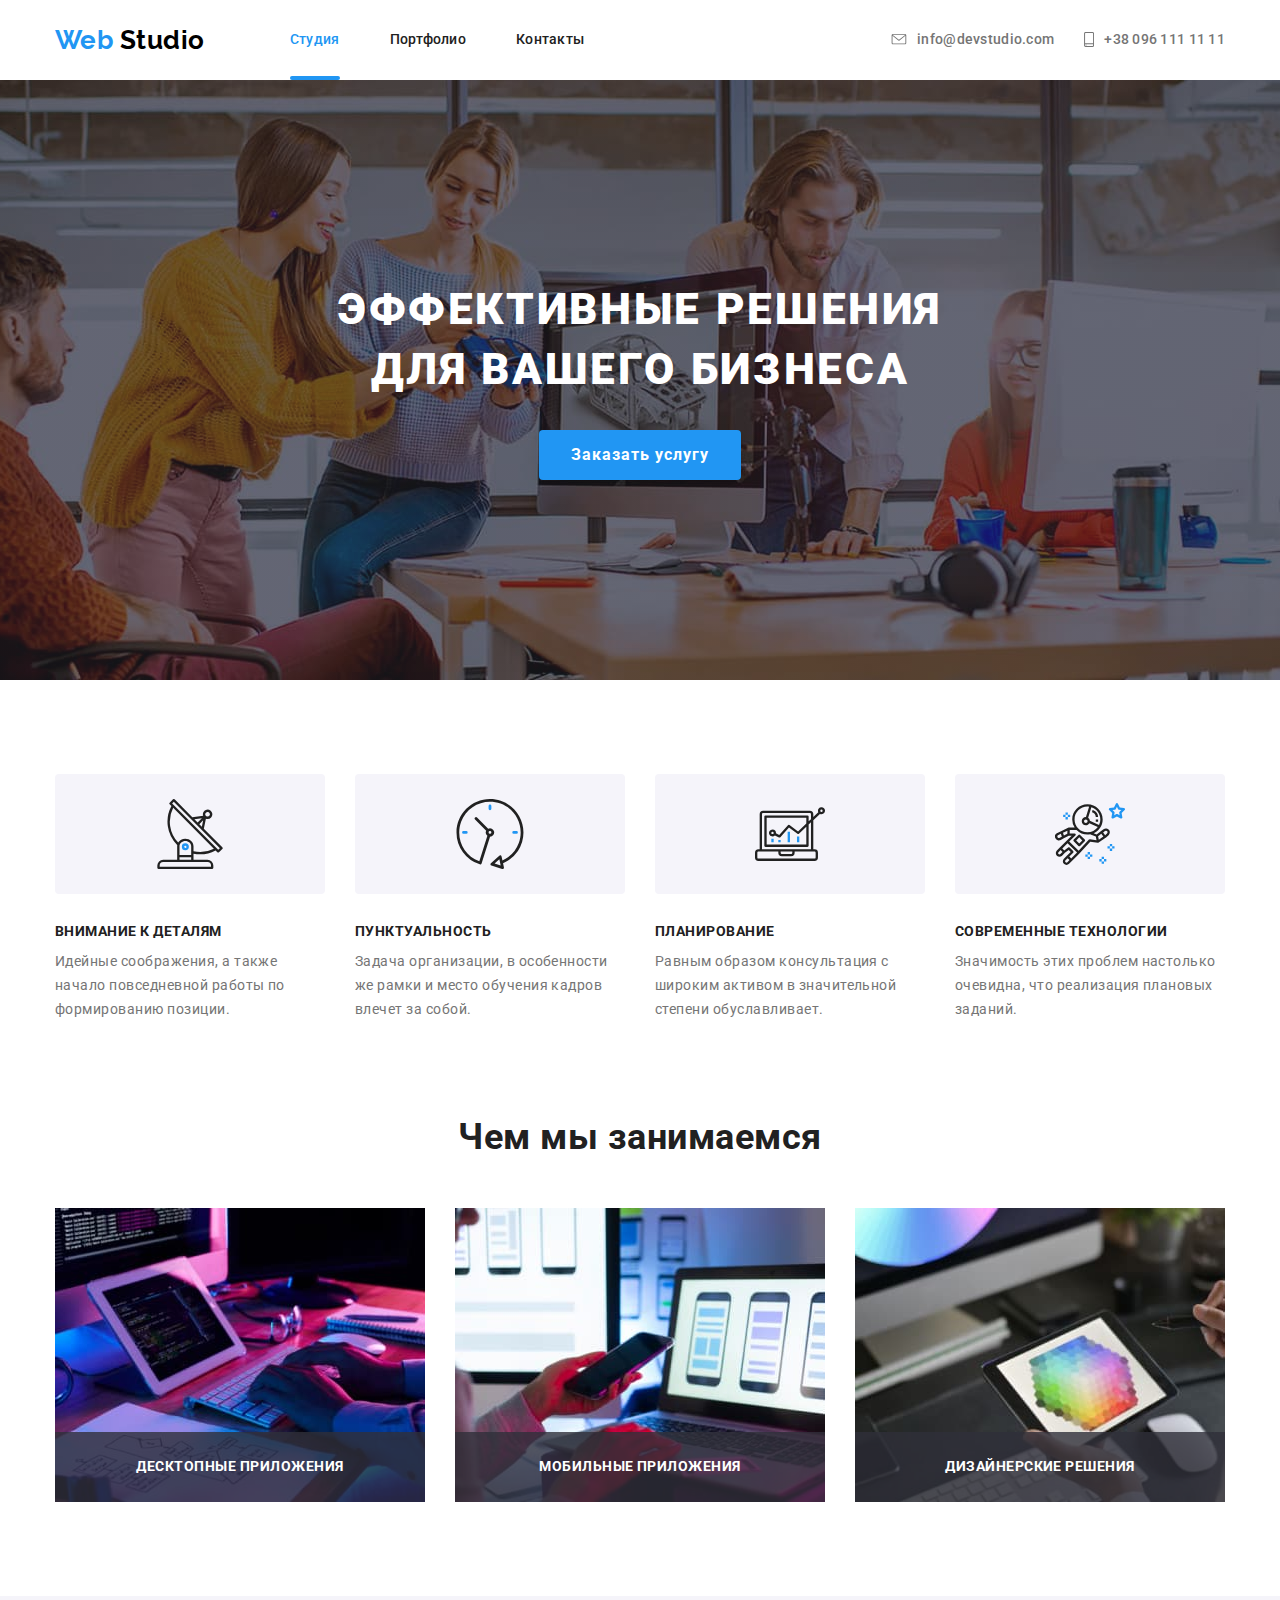
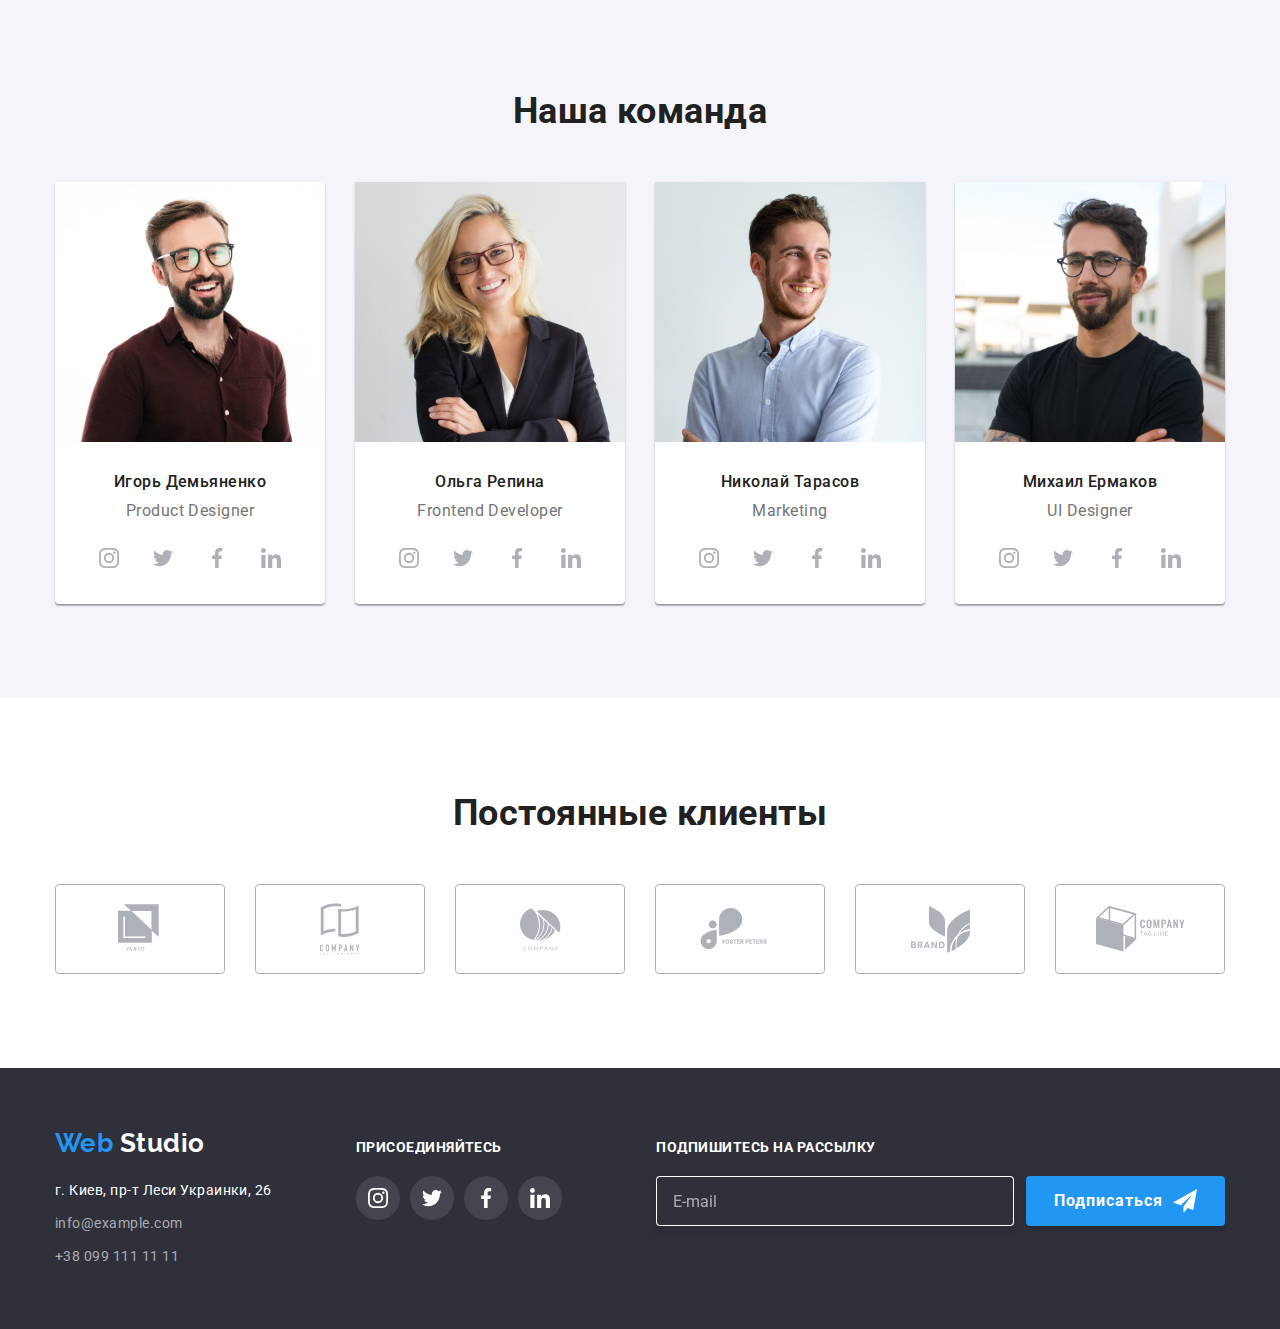
<file: index.html>
<!DOCTYPE html>
<html lang="ru">
  <head>
    <meta charset="UTF-8" />
    <meta name="viewport" content="width=device-width, initial-scale=1.0" />
    <title lang="en">Web Studio</title>
    <link
      href="https://fonts.googleapis.com/css2?family=Roboto:wght@400;500;700;900&display=swap"
      rel="stylesheet"
    />
    <link
      rel="stylesheet"
      href="https://cdnjs.cloudflare.com/ajax/libs/modern-normalize/0.7.0/modern-normalize.min.css"
    />
    <link rel="stylesheet" href="./css/main.min.css" />
  </head>

  <body>
    <!-- Шапка сайта -->
    <header class="header">
      <div class="container">
        <nav class="navigation">
          <a class="logo link" id="logo" href="./index.html" lang="en">
            <span class="logo-accent">Web</span> Studio
          </a>

          <ul class="navigation-list list">
            <li class="navigation-list-item">
              <a
                class="navigation-list-item-link link current"
                href="./index.html"
                target="_blank"
                rel="noreferrer noopener"
                >Студия</a
              >
            </li>
            <li class="navigation-list-item">
              <a
                class="navigation-list-item-link link"
                href="./portfolio.html"
                target="_blank"
                rel="noreferrer noopener"
                >Портфолио</a
              >
            </li>
            <li class="navigation-list-item">
              <a
                class="navigation-list-item-link link"
                href=""
                target="_blank"
                rel="noreferrer noopener"
                >Контакты</a
              >
            </li>
          </ul>
        </nav>

        <ul class="header-address-list list">
          <li class="header-address-list-item">
            <address class="address">
              <a
                class="header-address-list-item-link link"
                href="mailto:info@devstudio.com"
                aria-label="Отправить письмо"
              >
                <svg class="icon-address envelope">
                  <use href="./images/sprite.svg#icon-envelope"></use>
                </svg>
                info@devstudio.com
              </a>
            </address>
          </li>
          <li class="header-address-list-item">
            <address class="address">
              <a
                class="header-address-list-item-link link"
                href="tel:+380961111111"
                aria-label="Позвонить"
              >
                <svg class="icon-address smartphone">
                  <use href="./images/sprite.svg#icon-smartphone"></use>
                </svg>
                +38 096 111 11 11
              </a>
            </address>
          </li>
        </ul>
      </div>
    </header>

    <main>
      <!-- Секция Герой -->
      <section class="hero">
        <div class="container">
          <h1 class="hero-title">
            Эффективные решения <br />
            для вашего бизнеса
          </h1>
          <button class="modal-btn" type="button" data-modal-open>
            Заказать услугу
          </button>
        </div>
      </section>

      <!-- Особенности -->
      <section class="features">
        <div class="container">
          <h2 class="visually-hidden">Особенности</h2>
          <ul class="features-list list">
            <li class="features-list-item">
              <div class="features-icon-box">
                <svg class="icon-features">
                  <use href="./images/sprite.svg#icon-antenna1"></use>
                </svg>
              </div>
              <h3 class="features-subtitle">Внимание к деталям</h3>
              <p class="features-description">
                Идейные соображения, а также начало повседневной работы по
                формированию позиции.
              </p>
            </li>

            <li class="features-list-item">
              <div class="features-icon-box">
                <svg class="icon-features">
                  <use href="./images/sprite.svg#icon-clock2"></use>
                </svg>
              </div>
              <h3 class="features-subtitle">Пунктуальность</h3>
              <p class="features-description">
                Задача организации, в особенности же рамки и место обучения
                кадров влечет за собой.
              </p>
            </li>

            <li class="features-list-item">
              <div class="features-icon-box">
                <svg class="icon-features">
                  <use href="./images/sprite.svg#icon-diagram3"></use>
                </svg>
              </div>
              <h3 class="features-subtitle">Планирование</h3>
              <p class="features-description">
                Равным образом консультация с широким активом в значительной
                степени обуславливает.
              </p>
            </li>

            <li class="features-list-item">
              <div class="features-icon-box">
                <svg class="icon-features">
                  <use href="./images/sprite.svg#icon-astronaut4"></use>
                </svg>
              </div>
              <h3 class="features-subtitle">Современные технологии</h3>
              <p class="features-description">
                Значимость этих проблем настолько очевидна, что реализация
                плановых заданий.
              </p>
            </li>
          </ul>
        </div>
      </section>

      <!-- Деятельность -->
      <section class="activity section">
        <div class="container">
          <h2 class="title">Чем мы занимаемся</h2>
          <ul class="activity-list list">
            <li class="activity-list-item">
              <img
                class="activity-list-item-img"
                src="./images/img-activity/activity-1.jpg"
                alt="Человек печатает на клавиатуре"
                width="370"
                height="294"
              />
              <p class="activity-list-item-description">
                Десктопные приложения
              </p>
            </li>

            <li class="activity-list-item">
              <img
                class="activity-list-item-img"
                src="./images/img-activity/activity-2.jpg"
                alt="Смартфон в руке"
                width="370"
                height="294"
              />
              <p class="activity-list-item-description">Мобильные приложения</p>
            </li>

            <li class="activity-list-item">
              <img
                class="activity-list-item-img"
                src="./images/img-activity/activity-3.jpg"
                alt="Планшет"
                width="370"
                height="294"
              />
              <p class="activity-list-item-description">Дизайнерские решения</p>
            </li>
          </ul>
        </div>
      </section>

      <!-- Команда -->
      <section class="team section">
        <div class="container">
          <h2 class="title">Наша команда</h2>
          <ul class="team-list list">
            <li class="team-list-item">
              <img
                class="team-list-item-img"
                src="./images/img-team/worker-1.jpg"
                alt="Участник команды"
                width="270"
                height="260"
              />
              <div class="team-list-item-info">
                <h3 class="team-list-item-name">
                  Игорь Демьяненко
                </h3>
                <p class="team-list-item-position" lang="en">
                  Product Designer
                </p>
                <ul class="social-list list">
                  <li class="social-list-item">
                    <a
                      class="social-list-item-link link"
                      href=""
                      aria-label="Инстаграм"
                    >
                      <svg class="social-list-icon">
                        <use href="./images/sprite.svg#icon-instagram"></use>
                      </svg>
                    </a>
                  </li>
                  <li class="social-list-item">
                    <a
                      class="social-list-item-link link"
                      href=""
                      aria-label="Твиттер"
                    >
                      <svg class="social-list-icon">
                        <use href="./images/sprite.svg#icon-twitter"></use>
                      </svg>
                    </a>
                  </li>
                  <li class="social-list-item">
                    <a
                      class="social-list-item-link link"
                      href=""
                      aria-label="Фейсбук"
                    >
                      <svg class="social-list-icon">
                        <use href="./images/sprite.svg#icon-facebook"></use>
                      </svg>
                    </a>
                  </li>
                  <li class="social-list-item">
                    <a
                      class="social-list-item-link link"
                      href=""
                      aria-label="Линкедин"
                    >
                      <svg class="social-list-icon">
                        <use href="./images/sprite.svg#icon-linkedin"></use>
                      </svg>
                    </a>
                  </li>
                </ul>
              </div>
            </li>

            <li class="team-list-item">
              <img
                class="team-list-item-img"
                src="./images/img-team/worker-2.jpg"
                alt="Участник команды"
                width="270"
                height="260"
              />
              <div class="team-list-item-info">
                <h3 class="team-list-item-name">Ольга Репина</h3>
                <p class="team-list-item-position" lang="en">
                  Frontend Developer
                </p>
                <ul class="social-list list">
                  <li class="social-list-item">
                    <a
                      class="social-list-item-link link"
                      href=""
                      aria-label="Инстаграм"
                    >
                      <svg class="social-list-icon">
                        <use href="./images/sprite.svg#icon-instagram"></use>
                      </svg>
                    </a>
                  </li>
                  <li class="social-list-item">
                    <a
                      class="social-list-item-link link"
                      href=""
                      aria-label="Твиттер"
                    >
                      <svg class="social-list-icon">
                        <use href="./images/sprite.svg#icon-twitter"></use>
                      </svg>
                    </a>
                  </li>
                  <li class="social-list-item">
                    <a
                      class="social-list-item-link link"
                      href=""
                      aria-label="Фейсбук"
                    >
                      <svg class="social-list-icon">
                        <use href="./images/sprite.svg#icon-facebook"></use>
                      </svg>
                    </a>
                  </li>
                  <li class="social-list-item">
                    <a
                      class="social-list-item-link link"
                      href=""
                      aria-label="Линкедин"
                    >
                      <svg class="social-list-icon">
                        <use href="./images/sprite.svg#icon-linkedin"></use>
                      </svg>
                    </a>
                  </li>
                </ul>
              </div>
            </li>

            <li class="team-list-item">
              <img
                class="team-list-item-img"
                src="./images/img-team/worker-3.jpg"
                alt="Участник команды"
                width="270"
                height="260"
              />
              <div class="team-list-item-info">
                <h3 class="team-list-item-name">Николай Тарасов</h3>
                <p class="team-list-item-position" lang="en">Marketing</p>
                <ul class="social-list list">
                  <li class="social-list-item">
                    <a
                      class="social-list-item-link link"
                      href=""
                      aria-label="Инстаграм"
                    >
                      <svg class="social-list-icon">
                        <use href="./images/sprite.svg#icon-instagram"></use>
                      </svg>
                    </a>
                  </li>
                  <li class="social-list-item">
                    <a
                      class="social-list-item-link link"
                      href=""
                      aria-label="Твиттер"
                    >
                      <svg class="social-list-icon">
                        <use href="./images/sprite.svg#icon-twitter"></use>
                      </svg>
                    </a>
                  </li>
                  <li class="social-list-item">
                    <a
                      class="social-list-item-link link"
                      href=""
                      aria-label="Фейсбук"
                    >
                      <svg class="social-list-icon">
                        <use href="./images/sprite.svg#icon-facebook"></use>
                      </svg>
                    </a>
                  </li>
                  <li class="social-list-item">
                    <a
                      class="social-list-item-link link"
                      href=""
                      aria-label="Линкедин"
                    >
                      <svg class="social-list-icon">
                        <use href="./images/sprite.svg#icon-linkedin"></use>
                      </svg>
                    </a>
                  </li>
                </ul>
              </div>
            </li>

            <li class="team-list-item">
              <img
                class="team-list-item-img"
                src="./images/img-team/worker-4.jpg"
                alt="Участник команды"
                width="270"
                height="260"
              />
              <div class="team-list-item-info">
                <h3 class="team-list-item-name">Михаил Ермаков</h3>
                <p class="team-list-item-position" lang="en">UI Designer</p>
                <ul class="social-list list">
                  <li class="social-list-item">
                    <a
                      class="social-list-item-link link"
                      href=""
                      aria-label="Инстаграм"
                    >
                      <svg class="social-list-icon">
                        <use href="./images/sprite.svg#icon-instagram"></use>
                      </svg>
                    </a>
                  </li>
                  <li class="social-list-item">
                    <a
                      class="social-list-item-link link"
                      href=""
                      aria-label="Твиттер"
                    >
                      <svg class="social-list-icon">
                        <use href="./images/sprite.svg#icon-twitter"></use>
                      </svg>
                    </a>
                  </li>
                  <li class="social-list-item">
                    <a
                      class="social-list-item-link link"
                      href=""
                      aria-label="Фейсбук"
                    >
                      <svg class="social-list-icon">
                        <use href="./images/sprite.svg#icon-facebook"></use>
                      </svg>
                    </a>
                  </li>
                  <li class="social-list-item">
                    <a
                      class="social-list-item-link link"
                      href=""
                      aria-label="Линкедин"
                    >
                      <svg class="social-list-icon">
                        <use href="./images/sprite.svg#icon-linkedin"></use>
                      </svg>
                    </a>
                  </li>
                </ul>
              </div>
            </li>
          </ul>
        </div>
      </section>

      <!-- Постоянные клиенты -->
      <section class="customers section">
        <div class="container">
          <h2 class="title">Постоянные клиенты</h2>
          <ul class="customers-list list">
            <li class="customers-list-item">
              <a
                class="customers-list-item-link link"
                href=""
                target="_blank"
                rel="noreferrer noopener"
                aria-label="Перейти на страницу клиента"
              >
                <svg class="icon-client-logo" width="45" height="50">
                  <use href="./images/sprite.svg#icon-client-logo-1"></use>
                </svg>
              </a>
            </li>

            <li class="customers-list-item">
              <a
                class="customers-list-item-link link"
                href=""
                target="_blank"
                rel="noreferrer noopener"
                aria-label="Перейти на страницу клиента"
              >
                <svg class="icon-client-logo" width="40" height="52">
                  <use href="./images/sprite.svg#icon-client-logo-2"></use>
                </svg>
              </a>
            </li>

            <li class="customers-list-item">
              <a
                class="customers-list-item-link link"
                href=""
                target="_blank"
                rel="noreferrer noopener"
                aria-label="Перейти на страницу клиента"
              >
                <svg class="icon-client-logo" width="41" height="43">
                  <use href="./images/sprite.svg#icon-client-logo-3"></use>
                </svg>
              </a>
            </li>

            <li class="customers-list-item">
              <a
                class="customers-list-item-link link"
                href=""
                target="_blank"
                rel="noreferrer noopener"
                aria-label="Перейти на страницу клиента"
              >
                <svg class="icon-client-logo" width="80" height="42">
                  <use href="./images/sprite.svg#icon-client-logo-4"></use>
                </svg>
              </a>
            </li>

            <li class="customers-list-item">
              <a
                class="customers-list-item-link link"
                href=""
                target="_blank"
                rel="noreferrer noopener"
                aria-label="Перейти на страницу клиента"
              >
                <svg class="icon-client-logo" width="59" height="47">
                  <use href="./images/sprite.svg#icon-client-logo-5"></use>
                </svg>
              </a>
            </li>

            <li class="customers-list-item">
              <a
                class="customers-list-item-link link"
                href=""
                target="_blank"
                rel="noreferrer noopener"
                aria-label="Перейти на страницу клиента"
              >
                <svg class="icon-client-logo" width="89" height="46">
                  <use href="./images/sprite.svg#icon-client-logo-6"></use>
                </svg>
              </a>
            </li>
          </ul>
        </div>
      </section>
    </main>

    <!-- Подвал -->
    <footer class="footer">
      <div class="container">
        <div class="footer-address-container holder">
          <a class="logo inverse link" href="#logo" lang="en">
            <span class="logo-accent">Web</span> Studio
          </a>
          <ul class="footer-address-list list">
            <li class="footer-address-list-item">
              <address class="address">
                <a
                  class="footer-address-list-item-link location link"
                  href="https://goo.gl/maps/a66H3d7SXyRUabzh9"
                  target="_blank"
                  rel="noreferrer noopener"
                >
                  г. Киев, пр-т Леси Украинки, 26
                </a>
              </address>
            </li>
            <li class="footer-address-list-item">
              <address class="address">
                <a
                  class="footer-address-list-item-link link"
                  href="mailto:info@example.com"
                  >info@example.com</a
                >
              </address>
            </li>
            <li class="footer-address-list-item">
              <address class="address">
                <a
                  class="footer-address-list-item-link link"
                  href="tel:+380991111111"
                  >+38 099 111 11 11</a
                >
              </address>
            </li>
          </ul>
        </div>

        <div class="footer-social-list-container holder">
          <b class="text">присоединяйтесь</b>
          <ul class="social-list list">
            <li class="social-list-item">
              <a
                class="social-list-item-link link"
                href=""
                aria-label="Инстаграм"
              >
                <svg class="social-list-icon">
                  <use href="./images/sprite.svg#icon-instagram"></use>
                </svg>
              </a>
            </li>
            <li class="social-list-item">
              <a
                class="social-list-item-link link"
                href=""
                aria-label="Твиттер"
              >
                <svg class="social-list-icon">
                  <use href="./images/sprite.svg#icon-twitter"></use>
                </svg>
              </a>
            </li>
            <li class="social-list-item">
              <a
                class="social-list-item-link link"
                href=""
                aria-label="Фейсбук"
              >
                <svg class="social-list-icon">
                  <use href="./images/sprite.svg#icon-facebook"></use>
                </svg>
              </a>
            </li>
            <li class="social-list-item">
              <a
                class="social-list-item-link link"
                href=""
                aria-label="Линкедин"
              >
                <svg class="social-list-icon">
                  <use href="./images/sprite.svg#icon-linkedin"></use>
                </svg>
              </a>
            </li>
          </ul>
        </div>

        <div class="footer-form-container holder">
          <b class="text">подпишитесь на рассылку</b>
          <form class="footer-form">
            <input
              class="footer-form-input"
              type="email"
              name="email"
              placeholder="E-mail"
              required
            />
            <button class="modal-btn" type="submit">
              <span class="subscribe">Подписаться</span>
              <svg class="icon-send" width="24" height="24">
                <use href="./images/sprite.svg#icon-send"></use>
              </svg>
            </button>
          </form>
        </div>
      </div>
    </footer>

    <!-- Модальное окно -->
    <div class="backdrop is-hidden" data-modal>
      <div class="modal">
        <button class="button-close" type="button" data-modal-close>
          <svg class="modal-form-icon-close" width="18" height="18">
            <use href="./images/sprite.svg#icon-close"></use>
          </svg>
        </button>

        <form action="#" class="modal-form">
          <b class="modal-form-text">
            Оставьте свои данные, мы вам перезвоним
          </b>

          <div class="form-field">
            <input
              class="modal-form-input"
              type="text"
              name="user-name"
              id="user-name"
              placeholder=" "
              required
            />
            <label class="modal-form-label" for="user-name">Имя</label>
            <svg class="modal-form-icon">
              <use href="./images/sprite.svg#icon-person"></use>
            </svg>
          </div>

          <div class="form-field">
            <input
              class="modal-form-input"
              type="tel"
              name="user-phone"
              id="user-phone"
              placeholder=" "
              required
            />
            <label class="modal-form-label" for="user-phone">Телефон</label>
            <svg class="modal-form-icon">
              <use href="./images/sprite.svg#icon-phone"></use>
            </svg>
          </div>

          <div class="form-field">
            <input
              class="modal-form-input"
              type="email"
              name="user-email"
              id="user-email"
              placeholder=" "
              required
            />
            <label class="modal-form-label" for="user-email">Почта</label>
            <svg class="modal-form-icon">
              <use href="./images/sprite.svg#icon-email"></use>
            </svg>
          </div>

          <div class="form-field-message">
            <textarea
              class="modal-form-message"
              name="user-message"
              id="user-message"
              placeholder=" "
            ></textarea>
            <label class="modal-message-label" for="user-message"
              >Комментарий</label
            >
          </div>

          <label class="modal-form-policy-label">
            <input
              class="modal-form-policy-input visually-hidden"
              type="checkbox"
              name="policy"
              value="accept-policy"
              required
            />
            <span class="modal-form-policy-icon-span">
              <svg class="modal-form-policy-icon" width="16" height="15">
                <use href="./images/sprite.svg#icon-check"></use>
              </svg>
            </span>
            <span class="modal-form-policy-desc"
              >Соглашаюсь с рассылкой и принимаю
              <a class="modal-form-policy-link" href="">Условия договора</a>
            </span>
          </label>

          <button class="form-btn modal-btn" type="submit">Отправить</button>
        </form>
      </div>
    </div>

    <script src="./js/modal.js"></script>
  </body>
</html>
</file>
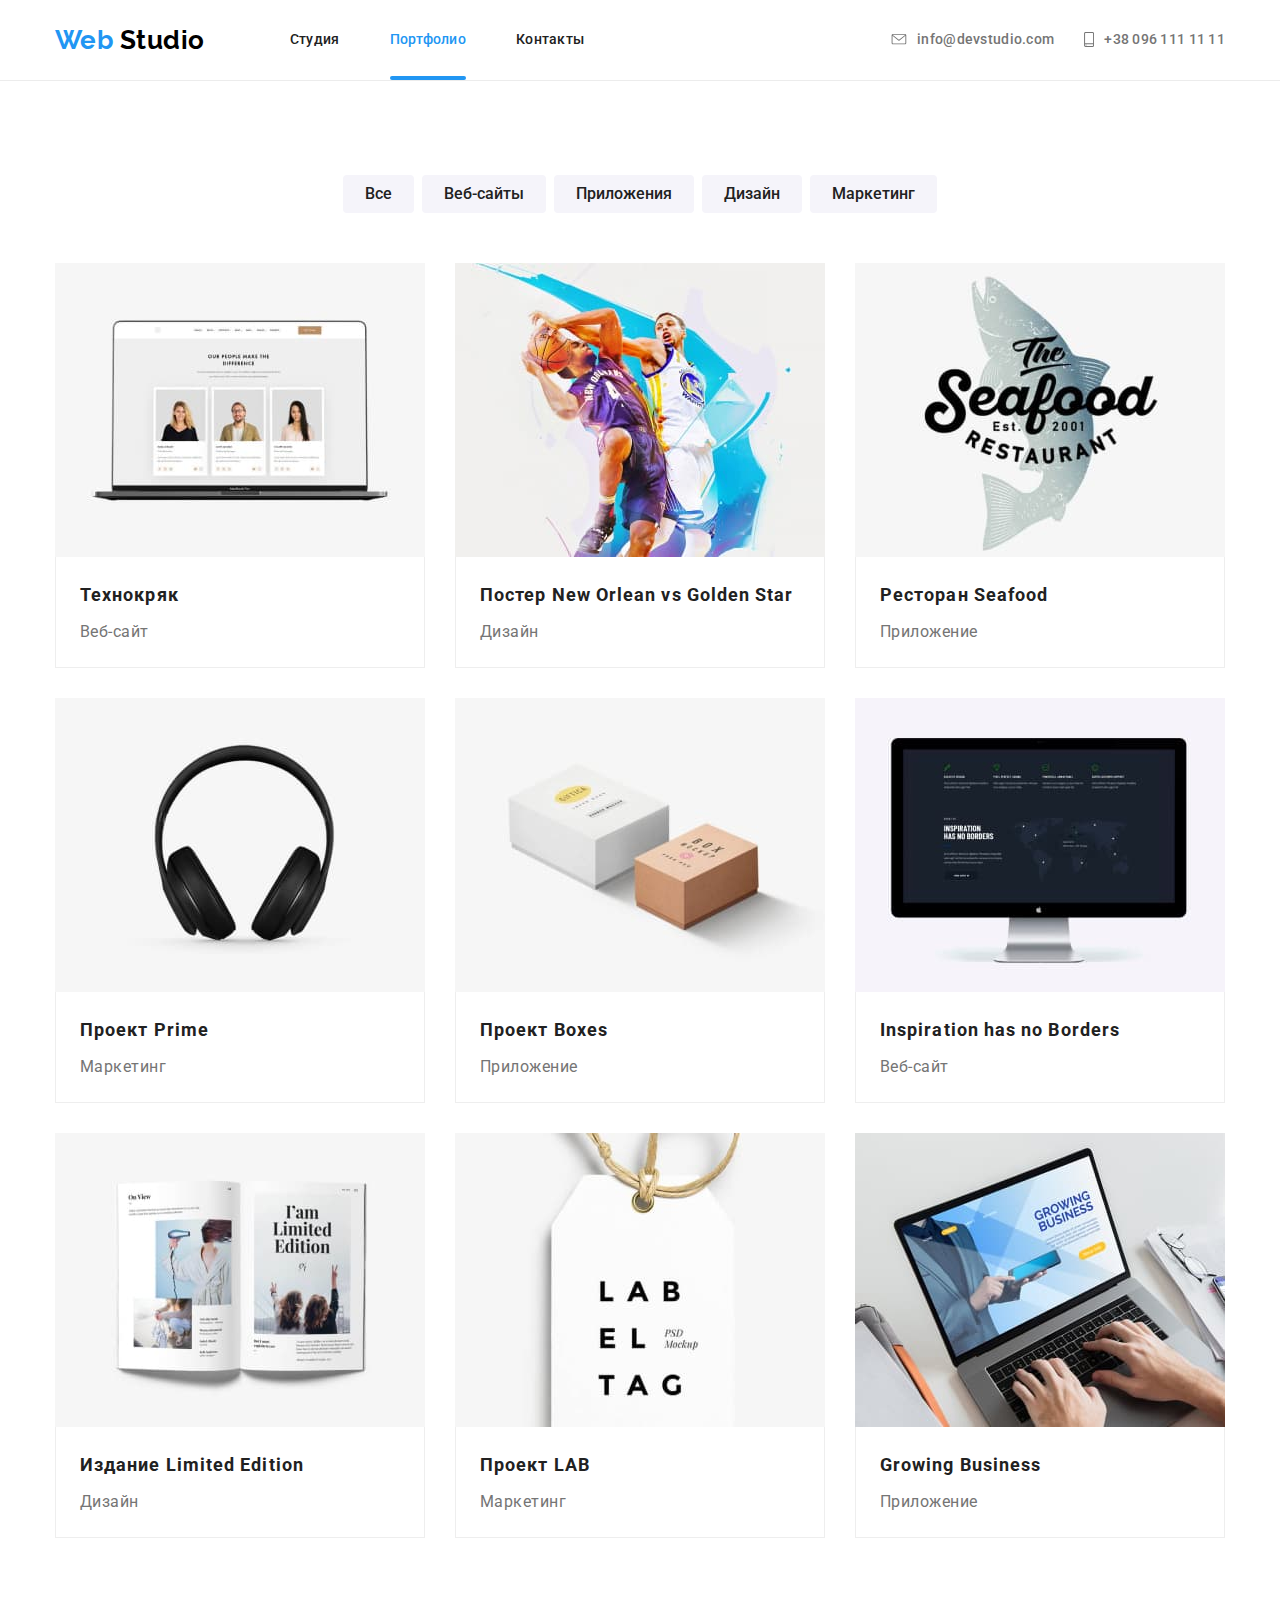
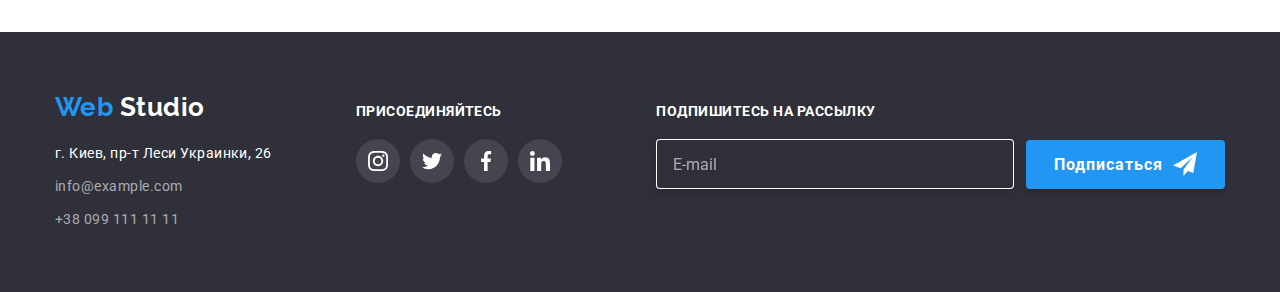
<file: portfolio.html>
<!DOCTYPE html>
<html lang="ru">
  <head>
    <meta charset="UTF-8" />
    <meta name="viewport" content="width=device-width, initial-scale=1.0" />
    <title>Портфолио</title>
    <link
      href="https://fonts.googleapis.com/css2?family=Roboto:wght@400;500;700;900&display=swap"
      rel="stylesheet"
    />
    <link
      rel="stylesheet"
      href="https://cdnjs.cloudflare.com/ajax/libs/modern-normalize/0.7.0/modern-normalize.min.css"
    />
    <link rel="stylesheet" href="./css/portfolio.min.css" />
  </head>

  <body>
    <!-- Шапка сайта -->
    <header class="header second-page">
      <div class="container">
        <nav class="navigation">
          <a class="logo link" id="logo" href="./index.html" lang="en">
            <span class="logo-accent">Web</span> Studio
          </a>

          <ul class="navigation-list list">
            <li class="navigation-list-item">
              <a
                class="navigation-list-item-link link"
                href="./index.html"
                target="_blank"
                rel="noreferrer noopener"
                >Студия</a
              >
            </li>
            <li class="navigation-list-item">
              <a
                class="navigation-list-item-link link current"
                href="./portfolio.html"
                target="_blank"
                rel="noreferrer noopener"
                >Портфолио</a
              >
            </li>
            <li class="navigation-list-item">
              <a
                class="navigation-list-item-link link"
                href=""
                target="_blank"
                rel="noreferrer noopener"
                >Контакты</a
              >
            </li>
          </ul>
        </nav>

        <ul class="header-address-list list">
          <li class="header-address-list-item">
            <address class="address">
              <a
                class="header-address-list-item-link link"
                href="mailto:info@devstudio.com"
                aria-label="Отправить письмо"
              >
                <svg class="icon-address envelope">
                  <use href="./images/sprite.svg#icon-envelope"></use>
                </svg>
                info@devstudio.com
              </a>
            </address>
          </li>
          <li class="header-address-list-item">
            <address class="address">
              <a
                class="header-address-list-item-link link"
                href="tel:+380961111111"
                aria-label="Позвонить"
              >
                <svg class="icon-address smartphone">
                  <use href="./images/sprite.svg#icon-smartphone"></use>
                </svg>
                +38 096 111 11 11
              </a>
            </address>
          </li>
        </ul>
      </div>
    </header>

    <main>
      <!-- Портфолио -->
      <section class="portfolio section">
        <div class="container">
          <h1 class="visually-hidden">Проекты студии</h1>
          <ul class="portfolio-list-btn list">
            <li class="portfolio-list-btn-item">
              <button class="portfolio-btn" type="button">Все</button>
            </li>
            <li class="portfolio-list-btn-item">
              <button class="portfolio-btn" type="button">Веб-сайты</button>
            </li>
            <li class="portfolio-list-btn-item">
              <button class="portfolio-btn" type="button">Приложения</button>
            </li>
            <li class="portfolio-list-btn-item">
              <button class="portfolio-btn" type="button">Дизайн</button>
            </li>
            <li class="portfolio-list-btn-item">
              <button class="portfolio-btn" type="button">Маркетинг</button>
            </li>
          </ul>

          <ul class="portfolio-list list">
            <li class="portfolio-list-item">
              <a
                class="portfolio-list-item-link link"
                href=""
                target="_blank"
                rel="noreferrer noopener"
              >
                <div class="portfolio-list-item-img-content">
                  <img
                    class="portfolio-list-item-img"
                    src="./images/portfolio/project-1.jpg"
                    alt="Фото людей на экране ноутбука"
                    width="370"
                    height="294"
                  />
                  <p class="portfolio-list-item-description">
                    Технокряк это современная площадка распространения
                    коронавируса. Компании используют эту платформу для
                    цифрового шпионажа и атак на защищённые сервера конкурентов.
                  </p>
                </div>
                <div class="portfolio-list-item-text-content">
                  <h2 class="portfolio-list-item-title">Технокряк</h2>
                  <p class="portfolio-list-item-name">Веб-сайт</p>
                </div>
              </a>
            </li>
            <li class="portfolio-list-item">
              <a
                class="portfolio-list-item-link link"
                href=""
                target="_blank"
                rel="noreferrer noopener"
              >
                <div class="portfolio-list-item-img-content">
                  <img
                    class="portfolio-list-item-img"
                    src="./images/portfolio/project-2.jpg"
                    alt="Два баскетболиста"
                    width="370"
                    height="294"
                  />
                  <p class="portfolio-list-item-description">
                    Технокряк это современная площадка распространения
                    коронавируса. Компании используют эту платформу для
                    цифрового шпионажа и атак на защищённые сервера конкурентов.
                  </p>
                </div>
                <div class="portfolio-list-item-text-content">
                  <h2 class="portfolio-list-item-title">
                    Постер <span lang="en">New Orlean vs Golden Star</span>
                  </h2>
                  <p class="portfolio-list-item-name">Дизайн</p>
                </div>
              </a>
            </li>
            <li class="portfolio-list-item">
              <a
                class="portfolio-list-item-link link"
                href=""
                target="_blank"
                rel="noreferrer noopener"
              >
                <div class="portfolio-list-item-img-content">
                  <img
                    class="portfolio-list-item-img"
                    src="./images/portfolio/project-3.jpg"
                    alt="Рыба с надписью"
                    width="370"
                    height="294"
                  />
                  <p class="portfolio-list-item-description">
                    Технокряк это современная площадка распространения
                    коронавируса. Компании используют эту платформу для
                    цифрового шпионажа и атак на защищённые сервера конкурентов.
                  </p>
                </div>
                <div class="portfolio-list-item-text-content">
                  <h2 class="portfolio-list-item-title">
                    Ресторан <span lang="en">Seafood</span>
                  </h2>
                  <p class="portfolio-list-item-name">Приложение</p>
                </div>
              </a>
            </li>
            <li class="portfolio-list-item">
              <a
                class="portfolio-list-item-link link"
                href=""
                target="_blank"
                rel="noreferrer noopener"
              >
                <div class="portfolio-list-item-img-content">
                  <img
                    class="portfolio-list-item-img"
                    src="./images/portfolio/project-4.jpg"
                    alt="Наушники"
                    width="370"
                    height="294"
                  />
                  <p class="portfolio-list-item-description">
                    Технокряк это современная площадка распространения
                    коронавируса. Компании используют эту платформу для
                    цифрового шпионажа и атак на защищённые сервера конкурентов.
                  </p>
                </div>
                <div class="portfolio-list-item-text-content">
                  <h2 class="portfolio-list-item-title">
                    Проект <span lang="en">Prime</span>
                  </h2>
                  <p class="portfolio-list-item-name">Маркетинг</p>
                </div>
              </a>
            </li>
            <li class="portfolio-list-item">
              <a
                class="portfolio-list-item-link link"
                href=""
                target="_blank"
                rel="noreferrer noopener"
              >
                <div class="portfolio-list-item-img-content">
                  <img
                    class="portfolio-list-item-img"
                    src="./images/portfolio/project-5.jpg"
                    alt="Две коробки"
                    width="370"
                    height="294"
                  />
                  <p class="portfolio-list-item-description">
                    Технокряк это современная площадка распространения
                    коронавируса. Компании используют эту платформу для
                    цифрового шпионажа и атак на защищённые сервера конкурентов.
                  </p>
                </div>
                <div class="portfolio-list-item-text-content">
                  <h2 class="portfolio-list-item-title">
                    Проект <span lang="en">Boxes</span>
                  </h2>
                  <p class="portfolio-list-item-name">Приложение</p>
                </div>
              </a>
            </li>
            <li class="portfolio-list-item">
              <a
                class="portfolio-list-item-link link"
                href=""
                target="_blank"
                rel="noreferrer noopener"
              >
                <div class="portfolio-list-item-img-content">
                  <img
                    class="portfolio-list-item-img"
                    src="./images/portfolio/project-6.jpg"
                    alt="Монитор"
                    width="370"
                    height="294"
                  />
                  <p class="portfolio-list-item-description">
                    Технокряк это современная площадка распространения
                    коронавируса. Компании используют эту платформу для
                    цифрового шпионажа и атак на защищённые сервера конкурентов.
                  </p>
                </div>
                <div class="portfolio-list-item-text-content">
                  <h2 class="portfolio-list-item-title" lang="en">
                    Inspiration has no Borders
                  </h2>
                  <p class="portfolio-list-item-name">Веб-сайт</p>
                </div>
              </a>
            </li>
            <li class="portfolio-list-item">
              <a
                class="portfolio-list-item-link link"
                href=""
                target="_blank"
                rel="noreferrer noopener"
              >
                <div class="portfolio-list-item-img-content">
                  <img
                    class="portfolio-list-item-img"
                    src="./images/portfolio/project-7.jpg"
                    alt="Открытый журнал"
                    width="370"
                    height="294"
                  />
                  <p class="portfolio-list-item-description">
                    Технокряк это современная площадка распространения
                    коронавируса. Компании используют эту платформу для
                    цифрового шпионажа и атак на защищённые сервера конкурентов.
                  </p>
                </div>
                <div class="portfolio-list-item-text-content">
                  <h2 class="portfolio-list-item-title">
                    Издание <span lang="en">Limited Edition</span>
                  </h2>
                  <p class="portfolio-list-item-name">Дизайн</p>
                </div>
              </a>
            </li>
            <li class="portfolio-list-item">
              <a
                class="portfolio-list-item-link link"
                href=""
                target="_blank"
                rel="noreferrer noopener"
              >
                <div class="portfolio-list-item-img-content">
                  <img
                    class="portfolio-list-item-img"
                    src="./images/portfolio/project-8.jpg"
                    alt="Этикетка от одежды"
                    width="370"
                    height="294"
                  />
                  <p class="portfolio-list-item-description">
                    Технокряк это современная площадка распространения
                    коронавируса. Компании используют эту платформу для
                    цифрового шпионажа и атак на защищённые сервера конкурентов.
                  </p>
                </div>
                <div class="portfolio-list-item-text-content">
                  <h2 class="portfolio-list-item-title">
                    Проект <span lang="en">LAB</span>
                  </h2>
                  <p class="portfolio-list-item-name">Маркетинг</p>
                </div>
              </a>
            </li>
            <li class="portfolio-list-item">
              <a
                class="portfolio-list-item-link link"
                href=""
                target="_blank"
                rel="noreferrer noopener"
              >
                <div class="portfolio-list-item-img-content">
                  <img
                    class="portfolio-list-item-img"
                    src="./images/portfolio/project-9.jpg"
                    alt="Человек печатает на ноутбуке"
                    width="370"
                    height="294"
                  />
                  <p class="portfolio-list-item-description">
                    Технокряк это современная площадка распространения
                    коронавируса. Компании используют эту платформу для
                    цифрового шпионажа и атак на защищённые сервера конкурентов.
                  </p>
                </div>
                <div class="portfolio-list-item-text-content">
                  <h2 class="portfolio-list-item-title" lang="en">
                    Growing Business
                  </h2>
                  <p class="portfolio-list-item-name">Приложение</p>
                </div>
              </a>
            </li>
          </ul>
        </div>
      </section>
    </main>

    <!-- Подвал -->
    <footer class="footer">
      <div class="container">
        <div class="footer-address-container holder">
          <a class="logo inverse link" href="#logo" lang="en">
            <span class="logo-accent">Web</span> Studio
          </a>
          <ul class="footer-address-list list">
            <li class="footer-address-list-item">
              <address class="address">
                <a
                  class="footer-address-list-item-link location link"
                  href="https://goo.gl/maps/a66H3d7SXyRUabzh9"
                  target="_blank"
                  rel="noreferrer noopener"
                >
                  г. Киев, пр-т Леси Украинки, 26
                </a>
              </address>
            </li>
            <li class="footer-address-list-item">
              <address class="address">
                <a
                  class="footer-address-list-item-link link"
                  href="mailto:info@example.com"
                  >info@example.com</a
                >
              </address>
            </li>
            <li class="footer-address-list-item">
              <address class="address">
                <a
                  class="footer-address-list-item-link link"
                  href="tel:+380991111111"
                  >+38 099 111 11 11</a
                >
              </address>
            </li>
          </ul>
        </div>

        <div class="footer-social-list-container holder">
          <b class="text">присоединяйтесь</b>
          <ul class="social-list list">
            <li class="social-list-item">
              <a
                class="social-list-item-link link"
                href=""
                aria-label="Инстаграм"
              >
                <svg class="social-list-icon">
                  <use href="./images/sprite.svg#icon-instagram"></use>
                </svg>
              </a>
            </li>
            <li class="social-list-item">
              <a
                class="social-list-item-link link"
                href=""
                aria-label="Твиттер"
              >
                <svg class="social-list-icon">
                  <use href="./images/sprite.svg#icon-twitter"></use>
                </svg>
              </a>
            </li>
            <li class="social-list-item">
              <a
                class="social-list-item-link link"
                href=""
                aria-label="Фейсбук"
              >
                <svg class="social-list-icon">
                  <use href="./images/sprite.svg#icon-facebook"></use>
                </svg>
              </a>
            </li>
            <li class="social-list-item">
              <a
                class="social-list-item-link link"
                href=""
                aria-label="Линкедин"
              >
                <svg class="social-list-icon">
                  <use href="./images/sprite.svg#icon-linkedin"></use>
                </svg>
              </a>
            </li>
          </ul>
        </div>

        <div class="footer-form-container holder">
          <b class="text">подпишитесь на рассылку</b>
          <form class="footer-form">
            <input
              class="footer-form-input"
              type="email"
              name="email"
              placeholder="E-mail"
              required
            />
            <button class="modal-btn" type="submit">
              <span class="subscribe">Подписаться</span>
              <svg class="icon-send" width="24" height="24">
                <use href="./images/sprite.svg#icon-send"></use>
              </svg>
            </button>
          </form>
        </div>
      </div>
    </footer>
  </body>
</html>
</file>
<file: css/main.min.css>
@font-face{font-family:Raleway;font-style:normal;font-weight:700;font-display:swap;src:local('Raleway Bold'),local('Raleway-Bold'),url(../fonts/raleway-v16-latin-700.woff2) format('woff2'),url(../fonts/raleway-v16-latin-700.woff) format('woff')}html{-webkit-box-sizing:border-box;box-sizing:border-box}*,::after,::before{-webkit-box-sizing:inherit;box-sizing:inherit}body{background-color:#fff;font-family:Roboto,sans-serif;letter-spacing:.03em;color:#757575}.link{display:block;text-decoration:none}.list{margin:0;padding:0;list-style:none}.address{font-style:normal}h1,h2,h3,h4,h5,h6{margin-top:0;margin-bottom:0}img{display:block;max-width:100%;height:auto}.container{margin-right:auto;margin-left:auto;width:1200px;padding-right:15px;padding-left:15px}.section{padding-top:94px;padding-bottom:94px}.visually-hidden{position:absolute!important;clip:rect(1px 1px 1px 1px);clip:rect(1px,1px,1px,1px);padding:0!important;border:0!important;height:1px!important;width:1px!important;overflow:hidden}.logo{margin-right:85px;font-family:Raleway,sans-serif;font-weight:700;font-size:26px;line-height:1.19;color:#000;-webkit-transform:scale(1);-ms-transform:scale(1);transform:scale(1);-webkit-transform-origin:bottom center;-ms-transform-origin:bottom center;transform-origin:bottom center;-webkit-transition:color 250ms cubic-bezier(.4,0,.2,1),-webkit-transform 250ms cubic-bezier(.4,0,.2,1);transition:color 250ms cubic-bezier(.4,0,.2,1),-webkit-transform 250ms cubic-bezier(.4,0,.2,1);-o-transition:transform 250ms cubic-bezier(.4,0,.2,1),color 250ms cubic-bezier(.4,0,.2,1);transition:transform 250ms cubic-bezier(.4,0,.2,1),color 250ms cubic-bezier(.4,0,.2,1);transition:transform 250ms cubic-bezier(.4,0,.2,1),color 250ms cubic-bezier(.4,0,.2,1),-webkit-transform 250ms cubic-bezier(.4,0,.2,1)}.logo:focus,.logo:hover{color:#2196f3;-webkit-transform:scale(1.1);-ms-transform:scale(1.1);transform:scale(1.1)}.logo-accent{color:#2196f3;-webkit-transition:color 250ms cubic-bezier(.4,0,.2,1);-o-transition:color 250ms cubic-bezier(.4,0,.2,1);transition:color 250ms cubic-bezier(.4,0,.2,1)}.logo:focus .logo-accent,.logo:hover .logo-accent{color:#000}.title{margin-bottom:50px;font-weight:700;font-size:36px;line-height:1.17;text-align:center;color:#212121}.modal-btn{font-weight:700;font-size:16px;line-height:1.87;text-align:center;letter-spacing:.06em;color:#fff;background-color:#2196f3;cursor:pointer;border:none;-webkit-box-shadow:0 4px 4px rgba(0,0,0,.15);box-shadow:0 4px 4px rgba(0,0,0,.15);border-radius:4px;-webkit-transform:scale(1);-ms-transform:scale(1);transform:scale(1);-webkit-transform-origin:bottom center;-ms-transform-origin:bottom center;transform-origin:bottom center;-webkit-transition:background-color 250ms cubic-bezier(.4,0,.2,1),-webkit-transform 250ms cubic-bezier(.4,0,.2,1);transition:background-color 250ms cubic-bezier(.4,0,.2,1),-webkit-transform 250ms cubic-bezier(.4,0,.2,1);-o-transition:background-color 250ms cubic-bezier(.4,0,.2,1),transform 250ms cubic-bezier(.4,0,.2,1);transition:background-color 250ms cubic-bezier(.4,0,.2,1),transform 250ms cubic-bezier(.4,0,.2,1);transition:background-color 250ms cubic-bezier(.4,0,.2,1),transform 250ms cubic-bezier(.4,0,.2,1),-webkit-transform 250ms cubic-bezier(.4,0,.2,1);outline:0}.modal-btn:focus,.modal-btn:hover{background-color:#188ce8;-webkit-transform:scale(1.1);-ms-transform:scale(1.1);transform:scale(1.1)}.social-list{display:-webkit-box;display:-ms-flexbox;display:flex;-webkit-box-pack:justify;-ms-flex-pack:justify;justify-content:space-between}.social-list-item:not(:last-child){margin-right:10px}.social-list-item-link{padding:12px;width:44px;height:44px;color:#afb1b8;background-color:#fff;border-radius:50%;-webkit-transition:background-color 250ms cubic-bezier(.4,0,.2,1),color 250ms cubic-bezier(.4,0,.2,1);-o-transition:background-color 250ms cubic-bezier(.4,0,.2,1),color 250ms cubic-bezier(.4,0,.2,1);transition:background-color 250ms cubic-bezier(.4,0,.2,1),color 250ms cubic-bezier(.4,0,.2,1)}.social-list-item-link:focus,.social-list-item-link:hover{color:#fff;background-color:#2196f3}.social-list-icon{width:20px;height:20px;fill:currentColor}.social-list-icon:focus,.social-list-icon:hover{fill:currentColor}.header-address-list,.header>.container,.navigation,.navigation-list{display:-webkit-box;display:-ms-flexbox;display:flex;-webkit-box-align:center;-ms-flex-align:center;align-items:center}.navigation-list-item:not(:last-child){margin-right:50px}.header-address-list-item:not(:last-child){margin-right:30px}.header-address-list{margin-left:auto}.header-address-list-item .link,.navigation-list-item .link{padding-top:32px;padding-bottom:32px}.header-address-list-item-link,.navigation-list-item-link{font-weight:500;font-size:14px;line-height:1.14;letter-spacing:.02em;color:#212121;-webkit-transform:scale(1);-ms-transform:scale(1);transform:scale(1);-webkit-transform-origin:bottom center;-ms-transform-origin:bottom center;transform-origin:bottom center;-webkit-transition:color 250ms cubic-bezier(.4,0,.2,1),-webkit-transform 250ms cubic-bezier(.4,0,.2,1);transition:color 250ms cubic-bezier(.4,0,.2,1),-webkit-transform 250ms cubic-bezier(.4,0,.2,1);-o-transition:transform 250ms cubic-bezier(.4,0,.2,1),color 250ms cubic-bezier(.4,0,.2,1);transition:transform 250ms cubic-bezier(.4,0,.2,1),color 250ms cubic-bezier(.4,0,.2,1);transition:transform 250ms cubic-bezier(.4,0,.2,1),color 250ms cubic-bezier(.4,0,.2,1),-webkit-transform 250ms cubic-bezier(.4,0,.2,1)}.header-address-list-item-link:focus,.header-address-list-item-link:hover,.navigation-list-item-link:focus,.navigation-list-item-link:hover{color:#2196f3;-webkit-transform:scale(1.1);-ms-transform:scale(1.1);transform:scale(1.1)}.navigation-list-item-link.current{position:relative;color:#2196f3}.navigation-list-item-link.current::after{content:'';display:block;position:absolute;bottom:0;width:100%;height:4px;color:#2196f3;background-color:currentColor;border-radius:2px}.header-address-list-item-link{display:-webkit-box;display:-ms-flexbox;display:flex;-webkit-box-align:center;-ms-flex-align:center;align-items:center;color:#757575}.icon-address{margin-right:10px;fill:currentColor}.icon-address.envelope{width:16px;height:11px}.icon-address.smartphone{width:10px;height:15px}.hero{text-align:center;height:600px;background-image:-webkit-gradient(linear,left top,left bottom,from(rgba(47,48,58,.4)),to(rgba(47,48,58,.4))),url(../images/Hero.jpg);background-image:-o-linear-gradient(rgba(47,48,58,.4),rgba(47,48,58,.4)),url(../images/Hero.jpg);background-image:linear-gradient(rgba(47,48,58,.4),rgba(47,48,58,.4)),url(../images/Hero.jpg);background-size:cover;background-position:center;background-repeat:no-repeat;background-color:#c4c4c4}.hero>.container{padding-top:200px;padding-bottom:200px}.hero-title{margin-bottom:30px;font-weight:900;font-size:44px;line-height:1.36;letter-spacing:.06em;text-transform:uppercase;color:#fff;-webkit-animation:zoomIn 1.5s linear;animation:zoomIn 1.5s linear}@-webkit-keyframes zoomIn{0%{opacity:0;-webkit-transform:scale3d(.3,.3,.3);transform:scale3d(.3,.3,.3)}100%{opacity:1}}@keyframes zoomIn{0%{opacity:0;-webkit-transform:scale3d(.3,.3,.3);transform:scale3d(.3,.3,.3)}100%{opacity:1}}.hero .modal-btn{padding:10px 32px}.features{padding-top:94px}.features-list{display:-webkit-box;display:-ms-flexbox;display:flex;-webkit-box-pack:justify;-ms-flex-pack:justify;justify-content:space-between}.features-list-item{width:270px}.features-list-item:not(:last-child){margin-right:30px}.icon-features{width:70px;height:70px}.features-icon-box:hover .icon-features{-webkit-animation-name:rotateIn;animation-name:rotateIn;-webkit-animation-duration:1s;animation-duration:1s}@-webkit-keyframes rotateIn{0%{-webkit-transform:rotate3d(0,0,1,-200deg);transform:rotate3d(0,0,1,-200deg);opacity:0}100%{-webkit-transform:translate3d(0,0,0);transform:translate3d(0,0,0);opacity:1}}@keyframes rotateIn{0%{-webkit-transform:rotate3d(0,0,1,-200deg);transform:rotate3d(0,0,1,-200deg);opacity:0}100%{-webkit-transform:translate3d(0,0,0);transform:translate3d(0,0,0);opacity:1}}.features-icon-box{padding:25px 100px;margin-bottom:30px;border-radius:4px;height:120px;background-color:#f5f4fa}.features-subtitle{margin-bottom:10px;font-weight:700;font-size:14px;line-height:1.14;text-transform:uppercase;color:#212121}.features-description{margin-top:0;margin-bottom:0;font-weight:400;font-size:14px;line-height:1.71}.activity-list{display:-webkit-box;display:-ms-flexbox;display:flex;-webkit-box-pack:justify;-ms-flex-pack:justify;justify-content:space-between}.activity-list-item{position:relative;width:calc((100% - 60px)/ 3)}.activity-list-item:not(:last-child){margin-right:30px}.activity-list-item-description{position:absolute;bottom:0;width:100%;margin-top:0;margin-bottom:0;padding-top:27px;padding-bottom:27px;font-weight:700;font-size:14px;line-height:1.14;text-align:center;text-transform:uppercase;color:#fff;background-color:rgba(47,48,58,.8)}.team{background-color:#f5f4fa}.team-list{display:-webkit-box;display:-ms-flexbox;display:flex;-webkit-box-pack:justify;-ms-flex-pack:justify;justify-content:space-between}.team-list-item{background-color:#fff;-webkit-box-shadow:0 1px 3px rgba(0,0,0,.12),0 1px 1px rgba(0,0,0,.14),0 2px 1px rgba(0,0,0,.2);box-shadow:0 1px 3px rgba(0,0,0,.12),0 1px 1px rgba(0,0,0,.14),0 2px 1px rgba(0,0,0,.2);border-radius:0 0 4px 4px}.team-list-item:not(:last-child){margin-right:30px}.team-list-item-info{padding-top:30px;padding-right:32px;padding-bottom:24px;padding-left:32px;overflow:hidden}.team-list-item-name,.team-list-item-position{font-weight:500;font-size:16px;line-height:1.19;text-align:center;color:#212121}.team-list-item-name{margin-bottom:10px}.team-list-item:hover .team-list-item-name{-webkit-animation:fadeInLeft 1s;animation:fadeInLeft 1s}.team-list-item-position{margin-top:0;margin-bottom:16px;font-weight:400;color:#757575}.team-list-item:hover .team-list-item-position{-webkit-animation:fadeInRight 1s;animation:fadeInRight 1s}@-webkit-keyframes fadeInLeft{0%{opacity:0;-webkit-transform:translate3d(-100%,0,0);transform:translate3d(-100%,0,0)}100%{opacity:1;-webkit-transform:translate3d(0,0,0);transform:translate3d(0,0,0)}}@keyframes fadeInLeft{0%{opacity:0;-webkit-transform:translate3d(-100%,0,0);transform:translate3d(-100%,0,0)}100%{opacity:1;-webkit-transform:translate3d(0,0,0);transform:translate3d(0,0,0)}}@-webkit-keyframes fadeInRight{0%{opacity:0;-webkit-transform:translate3d(100%,0,0);transform:translate3d(100%,0,0)}100%{opacity:1;-webkit-transform:translate3d(0,0,0);transform:translate3d(0,0,0)}}@keyframes fadeInRight{0%{opacity:0;-webkit-transform:translate3d(100%,0,0);transform:translate3d(100%,0,0)}100%{opacity:1;-webkit-transform:translate3d(0,0,0);transform:translate3d(0,0,0)}}.customers-list{display:-webkit-box;display:-ms-flexbox;display:flex;-webkit-box-pack:justify;-ms-flex-pack:justify;justify-content:space-between}.customers-list-item-link{display:-webkit-box;display:-ms-flexbox;display:flex;-webkit-box-pack:center;-ms-flex-pack:center;justify-content:center;-webkit-box-align:center;-ms-flex-align:center;align-items:center;border:1px solid #afb1b8;border-radius:4px;width:170px;height:90px;color:#afb1b8;-webkit-transition:color 250ms cubic-bezier(.4,0,.2,1),border 250ms cubic-bezier(.4,0,.2,1);-o-transition:color 250ms cubic-bezier(.4,0,.2,1),border 250ms cubic-bezier(.4,0,.2,1);transition:color 250ms cubic-bezier(.4,0,.2,1),border 250ms cubic-bezier(.4,0,.2,1)}.customers-list-item-link:focus,.customers-list-item-link:hover{color:#2196f3;border:1px solid #2196f3}.customers-list-item:not(:last-child){margin-right:30px}.icon-client-logo{fill:currentColor}.icon-client-logo:focus,.icon-client-logo:hover{fill:currentColor}.customers-list-item-link:focus .icon-client-logo,.customers-list-item-link:hover .icon-client-logo{-webkit-animation:swing 1.5s;animation:swing 1.5s;-webkit-transform-origin:top center;-ms-transform-origin:top center;transform-origin:top center}@-webkit-keyframes swing{20%{-webkit-transform:rotate3d(0,0,1,15deg);transform:rotate3d(0,0,1,15deg)}40%{-webkit-transform:rotate3d(0,0,1,-10deg);transform:rotate3d(0,0,1,-10deg)}60%{-webkit-transform:rotate3d(0,0,1,5deg);transform:rotate3d(0,0,1,5deg)}80%{-webkit-transform:rotate3d(0,0,1,-5deg);transform:rotate3d(0,0,1,-5deg)}100%{-webkit-transform:rotate3d(0,0,1,0deg);transform:rotate3d(0,0,1,0deg)}}@keyframes swing{20%{-webkit-transform:rotate3d(0,0,1,15deg);transform:rotate3d(0,0,1,15deg)}40%{-webkit-transform:rotate3d(0,0,1,-10deg);transform:rotate3d(0,0,1,-10deg)}60%{-webkit-transform:rotate3d(0,0,1,5deg);transform:rotate3d(0,0,1,5deg)}80%{-webkit-transform:rotate3d(0,0,1,-5deg);transform:rotate3d(0,0,1,-5deg)}100%{-webkit-transform:rotate3d(0,0,1,0deg);transform:rotate3d(0,0,1,0deg)}}.logo.inverse{margin-bottom:20px;margin-right:0;color:#fff;-webkit-transform-origin:top left;-ms-transform-origin:top left;transform-origin:top left}.logo.inverse:focus,.logo.inverse:hover{color:#2196f3}.logo.inverse:focus .logo-accent,.logo.inverse:hover .logo-accent{color:#fff}.footer{padding-top:60px;padding-bottom:60px;background-color:#2f303a}.footer>.container{display:-webkit-box;display:-ms-flexbox;display:flex;-webkit-box-pack:justify;-ms-flex-pack:justify;justify-content:space-between;-webkit-box-align:baseline;-ms-flex-align:baseline;align-items:baseline}.footer .holder:not(:last-child){margin-right:30px}.footer-address-container,.footer-social-list-container{-ms-flex-preferred-size:25%;flex-basis:25%}.footer-form-container{-ms-flex-preferred-size:50%;flex-basis:50%}.footer-address-list-item:not(:last-child){margin-bottom:9px}.footer-address-list-item-link{font-weight:400;font-size:14px;line-height:1.71;color:rgba(255,255,255,.6);-webkit-transform:scale(1);-ms-transform:scale(1);transform:scale(1);-webkit-transform-origin:top left;-ms-transform-origin:top left;transform-origin:top left;-webkit-transition:color 250ms cubic-bezier(.4,0,.2,1),-webkit-transform 250ms cubic-bezier(.4,0,.2,1);transition:color 250ms cubic-bezier(.4,0,.2,1),-webkit-transform 250ms cubic-bezier(.4,0,.2,1);-o-transition:transform 250ms cubic-bezier(.4,0,.2,1),color 250ms cubic-bezier(.4,0,.2,1);transition:transform 250ms cubic-bezier(.4,0,.2,1),color 250ms cubic-bezier(.4,0,.2,1);transition:transform 250ms cubic-bezier(.4,0,.2,1),color 250ms cubic-bezier(.4,0,.2,1),-webkit-transform 250ms cubic-bezier(.4,0,.2,1)}.footer-address-list-item-link.location{color:#fff}.footer-address-list-item-link:focus,.footer-address-list-item-link:hover{color:#2196f3;-webkit-transform:scale(1.1);-ms-transform:scale(1.1);transform:scale(1.1)}.footer .social-list{width:206px}.footer-form-container .text,.footer-social-list-container .text{display:block;margin-bottom:20px;font-weight:700;font-size:14px;line-height:1.14;text-transform:uppercase;color:#fff}.footer .social-list-item-link{border-radius:50%;background-color:rgba(255,255,255,.1)}.footer .social-list-item-link:focus,.footer .social-list-item-link:hover{background-color:#2196f3}.footer .social-list-icon{fill:#fff}.footer-form{display:-webkit-box;display:-ms-flexbox;display:flex;-webkit-box-align:center;-ms-flex-align:center;align-items:center;color:#fff}.footer-form-input{margin-right:12px;padding:15px 16px;width:358px;height:50px;font-weight:400;font-size:16px;line-height:1.25;border:1px solid rgba(255,255,255,.3);-webkit-filter:drop-shadow(0 4px 4px rgba(0, 0, 0, .15));filter:drop-shadow(0 4px 4px rgba(0, 0, 0, .15));border-radius:4px;-webkit-text-fill-color:#fff;-webkit-box-shadow:inset 0 0 0 50px #2f303a;box-shadow:inset 0 0 0 50px #2f303a;outline:0;caret-color:rgba(255,255,255,.6)}.footer-form-input:valid{border:1px solid #2196f3}.footer-form-input:invalid:not(:placeholder-shown){border:1px solid red}.footer-form-input::-webkit-input-placeholder{-webkit-text-fill-color:rgba(255,255,255,.6);color:rgba(255,255,255,.6)}.footer-form-input::-moz-placeholder{-webkit-text-fill-color:rgba(255,255,255,.6);color:rgba(255,255,255,.6)}.footer-form-input:-ms-input-placeholder{-webkit-text-fill-color:rgba(255,255,255,.6);color:rgba(255,255,255,.6)}.footer-form-input::-ms-input-placeholder{-webkit-text-fill-color:rgba(255,255,255,.6);color:rgba(255,255,255,.6)}.footer-form-input::placeholder{-webkit-text-fill-color:rgba(255,255,255,.6);color:rgba(255,255,255,.6)}.footer .modal-btn{display:-webkit-box;display:-ms-flexbox;display:flex;-webkit-box-align:center;-ms-flex-align:center;align-items:center;padding:10px 28px;-webkit-transform-origin:top left;-ms-transform-origin:top left;transform-origin:top left}.subscribe{margin-right:10px}.backdrop{position:fixed;top:0;left:0;width:100%;height:100%;background-color:rgba(0,0,0,.2);-webkit-transition:opacity .5s cubic-bezier(.4,0,.2,1),visibility .5s cubic-bezier(.4,0,.2,1);-o-transition:opacity .5s cubic-bezier(.4,0,.2,1),visibility .5s cubic-bezier(.4,0,.2,1);transition:opacity .5s cubic-bezier(.4,0,.2,1),visibility .5s cubic-bezier(.4,0,.2,1)}.backdrop.is-hidden{opacity:0;visibility:hidden;pointer-events:none}.modal{position:absolute;top:50%;left:50%;-webkit-transform:translate(-50%,-50%);-ms-transform:translate(-50%,-50%);transform:translate(-50%,-50%);text-align:center;padding:40px;width:528px;height:581px;background-color:#fff;color:#212121;-webkit-box-shadow:0 1px 3px rgba(0,0,0,.12),0 1px 1px rgba(0,0,0,.14),0 2px 1px rgba(0,0,0,.2);box-shadow:0 1px 3px rgba(0,0,0,.12),0 1px 1px rgba(0,0,0,.14),0 2px 1px rgba(0,0,0,.2);border-radius:4px;-webkit-transition:-webkit-transform .5s cubic-bezier(.4,0,.2,1);transition:-webkit-transform .5s cubic-bezier(.4,0,.2,1);-o-transition:transform .5s cubic-bezier(.4,0,.2,1);transition:transform .5s cubic-bezier(.4,0,.2,1);transition:transform .5s cubic-bezier(.4,0,.2,1),-webkit-transform .5s cubic-bezier(.4,0,.2,1)}.backdrop.is-hidden .modal{-webkit-transform:translate(-50%,50%);-ms-transform:translate(-50%,50%);transform:translate(-50%,50%)}.modal-form{position:relative}.modal-form-text{display:block;margin-bottom:30px;font-weight:700;font-size:20px;line-height:1.15}.modal-form-input,.modal-form-message{padding-top:12px;padding-right:16px;padding-bottom:12px;padding-left:42px;width:100%;border:1px solid rgba(33,33,33,.2);border-radius:4px;-webkit-transition:border 250ms cubic-bezier(.4,0,.2,1);-o-transition:border 250ms cubic-bezier(.4,0,.2,1);transition:border 250ms cubic-bezier(.4,0,.2,1);cursor:pointer;-webkit-box-shadow:0 0 0 1000px #fff inset;box-shadow:0 0 0 1000px #fff inset;caret-color:#2196f3}.modal-form-input:focus,.modal-form-message:focus{outline:0;border:1px solid #2196f3}.form-field{position:relative;margin-bottom:28px}.modal-form-label,.modal-message-label{position:absolute;top:50%;left:42px;-webkit-transform:translateY(-50%);-ms-transform:translateY(-50%);transform:translateY(-50%);font-weight:400;font-size:14px;line-height:1.14;letter-spacing:.01em;color:#757575;-webkit-transition:color 250ms cubic-bezier(.4,0,.2,1),font-size 250ms cubic-bezier(.4,0,.2,1),line-height 250ms cubic-bezier(.4,0,.2,1),-webkit-transform 250ms cubic-bezier(.4,0,.2,1);transition:color 250ms cubic-bezier(.4,0,.2,1),font-size 250ms cubic-bezier(.4,0,.2,1),line-height 250ms cubic-bezier(.4,0,.2,1),-webkit-transform 250ms cubic-bezier(.4,0,.2,1);-o-transition:transform 250ms cubic-bezier(.4,0,.2,1),color 250ms cubic-bezier(.4,0,.2,1),font-size 250ms cubic-bezier(.4,0,.2,1),line-height 250ms cubic-bezier(.4,0,.2,1);transition:transform 250ms cubic-bezier(.4,0,.2,1),color 250ms cubic-bezier(.4,0,.2,1),font-size 250ms cubic-bezier(.4,0,.2,1),line-height 250ms cubic-bezier(.4,0,.2,1);transition:transform 250ms cubic-bezier(.4,0,.2,1),color 250ms cubic-bezier(.4,0,.2,1),font-size 250ms cubic-bezier(.4,0,.2,1),line-height 250ms cubic-bezier(.4,0,.2,1),-webkit-transform 250ms cubic-bezier(.4,0,.2,1)}.modal-form-input:focus+.modal-form-label,.modal-form-input:not(:placeholder-shown)+.modal-form-label,.modal-form-message:focus+.modal-message-label,.modal-form-message:not(:placeholder-shown)+.modal-message-label{font-size:12px;line-height:1.17;-webkit-transform:translate(-26px,-40px);-ms-transform:translate(-26px,-40px);transform:translate(-26px,-40px);color:#2196f3}.modal-message-label{top:20px;left:16px}.modal-form-message:focus+.modal-message-label,.modal-form-message:not(:placeholder-shown)+.modal-message-label{-webkit-transform:translateY(-40px);-ms-transform:translateY(-40px);transform:translateY(-40px)}.form-field-message{position:relative;margin-bottom:20px}.modal-form-message{height:120px;padding-left:16px;resize:none}.modal-form-icon{position:absolute;top:50%;left:16px;-webkit-transform:translateY(-50%);-ms-transform:translateY(-50%);transform:translateY(-50%);width:18px;height:18px;fill:currentColor;-webkit-transition:fill 250ms cubic-bezier(.4,0,.2,1);-o-transition:fill 250ms cubic-bezier(.4,0,.2,1);transition:fill 250ms cubic-bezier(.4,0,.2,1)}.modal-form-input:focus~.modal-form-icon,.modal-form-input:not(:placeholder-shown)~.modal-form-icon{fill:#2196f3}.modal-form-policy-label{display:-webkit-box;display:-ms-flexbox;display:flex;-webkit-box-pack:center;-ms-flex-pack:center;justify-content:center;-webkit-box-align:center;-ms-flex-align:center;align-items:center;margin-bottom:30px;cursor:pointer}.modal-form-policy-desc{font-weight:400;font-size:14px;line-height:1.71;color:#757575}.modal-form-policy-link{color:#2196f3}.modal-form-policy-icon-span{display:-webkit-box;display:-ms-flexbox;display:flex;-webkit-box-pack:center;-ms-flex-pack:center;justify-content:center;-webkit-box-align:center;-ms-flex-align:center;align-items:center;margin-right:7px;width:16px;height:15px;border:2px solid #212121;border-radius:2px;-webkit-transition:background-color 250ms cubic-bezier(.4,0,.2,1),border 250ms cubic-bezier(.4,0,.2,1);-o-transition:background-color 250ms cubic-bezier(.4,0,.2,1),border 250ms cubic-bezier(.4,0,.2,1);transition:background-color 250ms cubic-bezier(.4,0,.2,1),border 250ms cubic-bezier(.4,0,.2,1)}.modal-form-policy-input:checked+.modal-form-policy-icon-span{background-color:#2196f3;border:2px solid #2196f3}.modal-form-policy-icon{fill:#fff;stroke:#fff;stroke-width:2}.button-close{position:absolute;top:8px;right:8px;display:-webkit-box;display:-ms-flexbox;display:flex;padding:6px;width:30px;height:30px;background-color:#fff;border:1px solid rgba(0,0,0,.1);border-radius:50%;cursor:pointer;outline:0}.modal-form-icon-close{-webkit-transition:fill 250ms cubic-bezier(.4,0,.2,1);-o-transition:fill 250ms cubic-bezier(.4,0,.2,1);transition:fill 250ms cubic-bezier(.4,0,.2,1)}.button-close:focus .modal-form-icon-close,.button-close:hover .modal-form-icon-close{fill:#2196f3}.form-btn{padding:10px 55px}.form-btn:focus,.form-btn:hover{-webkit-transform:scale(1);-ms-transform:scale(1);transform:scale(1)}
/*# sourceMappingURL=main.min.css.map */
</file>
<file: css/portfolio.min.css>
@font-face{font-family:'Raleway';font-style:normal;font-weight:700;font-display:swap;src:local("Raleway Bold"),local("Raleway-Bold"),url("../fonts/raleway-v16-latin-700.woff2") format("woff2"),url("../fonts/raleway-v16-latin-700.woff") format("woff")}html{-webkit-box-sizing:border-box;box-sizing:border-box}*,*::before,*::after{-webkit-box-sizing:inherit;box-sizing:inherit}body{background-color:#fff;font-family:"Roboto",sans-serif;letter-spacing:0.03em;color:#757575}.link{display:block;text-decoration:none}.list{margin:0;padding:0;list-style:none}.address{font-style:normal}h1,h2,h3,h4,h5,h6{margin-top:0;margin-bottom:0}img{display:block;max-width:100%;height:auto}.container{margin-right:auto;margin-left:auto;width:1200px;padding-right:15px;padding-left:15px}.section{padding-top:94px;padding-bottom:94px}.visually-hidden{position:absolute !important;clip:rect(1px 1px 1px 1px);clip:rect(1px, 1px, 1px, 1px);padding:0 !important;border:0 !important;height:1px !important;width:1px !important;overflow:hidden}.logo{margin-right:85px;font-family:"Raleway",sans-serif;font-weight:700;font-size:26px;line-height:1.19;color:#000000;-webkit-transform:scale(1);-ms-transform:scale(1);transform:scale(1);-webkit-transform-origin:bottom center;-ms-transform-origin:bottom center;transform-origin:bottom center;-webkit-transition:color 250ms cubic-bezier(0.4, 0, 0.2, 1),-webkit-transform 250ms cubic-bezier(0.4, 0, 0.2, 1);transition:color 250ms cubic-bezier(0.4, 0, 0.2, 1),-webkit-transform 250ms cubic-bezier(0.4, 0, 0.2, 1);-o-transition:transform 250ms cubic-bezier(0.4, 0, 0.2, 1),color 250ms cubic-bezier(0.4, 0, 0.2, 1);transition:transform 250ms cubic-bezier(0.4, 0, 0.2, 1),color 250ms cubic-bezier(0.4, 0, 0.2, 1);transition:transform 250ms cubic-bezier(0.4, 0, 0.2, 1),color 250ms cubic-bezier(0.4, 0, 0.2, 1),-webkit-transform 250ms cubic-bezier(0.4, 0, 0.2, 1)}.logo:hover,.logo:focus{color:#2196f3;-webkit-transform:scale(1.1);-ms-transform:scale(1.1);transform:scale(1.1)}.logo-accent{color:#2196f3;-webkit-transition:color 250ms cubic-bezier(0.4, 0, 0.2, 1);-o-transition:color 250ms cubic-bezier(0.4, 0, 0.2, 1);transition:color 250ms cubic-bezier(0.4, 0, 0.2, 1)}.logo:hover .logo-accent,.logo:focus .logo-accent{color:#000000}.modal-btn{font-weight:700;font-size:16px;line-height:1.87;text-align:center;letter-spacing:0.06em;color:#fff;background-color:#2196f3;cursor:pointer;border:none;-webkit-box-shadow:0px 4px 4px rgba(0,0,0,0.15);box-shadow:0px 4px 4px rgba(0,0,0,0.15);border-radius:4px;-webkit-transform:scale(1);-ms-transform:scale(1);transform:scale(1);-webkit-transform-origin:bottom center;-ms-transform-origin:bottom center;transform-origin:bottom center;-webkit-transition:background-color 250ms cubic-bezier(0.4, 0, 0.2, 1),-webkit-transform 250ms cubic-bezier(0.4, 0, 0.2, 1);transition:background-color 250ms cubic-bezier(0.4, 0, 0.2, 1),-webkit-transform 250ms cubic-bezier(0.4, 0, 0.2, 1);-o-transition:background-color 250ms cubic-bezier(0.4, 0, 0.2, 1),transform 250ms cubic-bezier(0.4, 0, 0.2, 1);transition:background-color 250ms cubic-bezier(0.4, 0, 0.2, 1),transform 250ms cubic-bezier(0.4, 0, 0.2, 1);transition:background-color 250ms cubic-bezier(0.4, 0, 0.2, 1),transform 250ms cubic-bezier(0.4, 0, 0.2, 1),-webkit-transform 250ms cubic-bezier(0.4, 0, 0.2, 1);outline:none}.modal-btn:hover,.modal-btn:focus{background-color:#188ce8;-webkit-transform:scale(1.1);-ms-transform:scale(1.1);transform:scale(1.1)}.social-list{display:-webkit-box;display:-ms-flexbox;display:flex;-webkit-box-pack:justify;-ms-flex-pack:justify;justify-content:space-between}.social-list-item:not(:last-child){margin-right:10px}.social-list-item-link{padding:12px;width:44px;height:44px;color:#afb1b8;background-color:#fff;border-radius:50%;-webkit-transition:background-color 250ms cubic-bezier(0.4, 0, 0.2, 1),color 250ms cubic-bezier(0.4, 0, 0.2, 1);-o-transition:background-color 250ms cubic-bezier(0.4, 0, 0.2, 1),color 250ms cubic-bezier(0.4, 0, 0.2, 1);transition:background-color 250ms cubic-bezier(0.4, 0, 0.2, 1),color 250ms cubic-bezier(0.4, 0, 0.2, 1)}.social-list-item-link:hover,.social-list-item-link:focus{color:#ffffff;background-color:#2196f3}.social-list-icon{width:20px;height:20px;fill:currentColor}.social-list-icon:hover,.social-list-icon:focus{fill:currentColor}.header>.container,.navigation,.navigation-list,.header-address-list{display:-webkit-box;display:-ms-flexbox;display:flex;-webkit-box-align:center;-ms-flex-align:center;align-items:center}.navigation-list-item:not(:last-child){margin-right:50px}.header-address-list-item:not(:last-child){margin-right:30px}.header-address-list{margin-left:auto}.navigation-list-item .link,.header-address-list-item .link{padding-top:32px;padding-bottom:32px}.navigation-list-item-link,.header-address-list-item-link{font-weight:500;font-size:14px;line-height:1.14;letter-spacing:0.02em;color:#212121;-webkit-transform:scale(1);-ms-transform:scale(1);transform:scale(1);-webkit-transform-origin:bottom center;-ms-transform-origin:bottom center;transform-origin:bottom center;-webkit-transition:color 250ms cubic-bezier(0.4, 0, 0.2, 1),-webkit-transform 250ms cubic-bezier(0.4, 0, 0.2, 1);transition:color 250ms cubic-bezier(0.4, 0, 0.2, 1),-webkit-transform 250ms cubic-bezier(0.4, 0, 0.2, 1);-o-transition:transform 250ms cubic-bezier(0.4, 0, 0.2, 1),color 250ms cubic-bezier(0.4, 0, 0.2, 1);transition:transform 250ms cubic-bezier(0.4, 0, 0.2, 1),color 250ms cubic-bezier(0.4, 0, 0.2, 1);transition:transform 250ms cubic-bezier(0.4, 0, 0.2, 1),color 250ms cubic-bezier(0.4, 0, 0.2, 1),-webkit-transform 250ms cubic-bezier(0.4, 0, 0.2, 1)}.navigation-list-item-link:hover,.navigation-list-item-link:focus,.header-address-list-item-link:hover,.header-address-list-item-link:focus{color:#2196f3;-webkit-transform:scale(1.1);-ms-transform:scale(1.1);transform:scale(1.1)}.navigation-list-item-link.current{position:relative;color:#2196f3}.navigation-list-item-link.current::after{content:'';display:block;position:absolute;bottom:0;width:100%;height:4px;color:#2196f3;background-color:currentColor;border-radius:2px}.header-address-list-item-link{display:-webkit-box;display:-ms-flexbox;display:flex;-webkit-box-align:center;-ms-flex-align:center;align-items:center;color:#757575}.icon-address{margin-right:10px;fill:currentColor}.icon-address.envelope{width:16px;height:11px}.icon-address.smartphone{width:10px;height:15px}.header.second-page{border-bottom:1px solid #ececec}.portfolio-list-btn{display:-webkit-box;display:-ms-flexbox;display:flex;-webkit-box-pack:center;-ms-flex-pack:center;justify-content:center;margin-bottom:50px}.portfolio-list-btn-item:not(:last-child){margin-right:8px}.portfolio-btn{padding-top:6px;padding-right:22px;padding-bottom:6px;padding-left:22px;font-weight:500;font-size:16px;line-height:1.62;text-align:center;color:#212121;background-color:#f5f4fa;border-radius:4px;cursor:pointer;border:none;-webkit-transform:scale(1);-ms-transform:scale(1);transform:scale(1);-webkit-transform-origin:bottom center;-ms-transform-origin:bottom center;transform-origin:bottom center;-webkit-transition:color 250ms cubic-bezier(0.4, 0, 0.2, 1),background-color 250ms cubic-bezier(0.4, 0, 0.2, 1),-webkit-transform 250ms cubic-bezier(0.4, 0, 0.2, 1),-webkit-box-shadow 250ms cubic-bezier(0.4, 0, 0.2, 1);transition:color 250ms cubic-bezier(0.4, 0, 0.2, 1),background-color 250ms cubic-bezier(0.4, 0, 0.2, 1),-webkit-transform 250ms cubic-bezier(0.4, 0, 0.2, 1),-webkit-box-shadow 250ms cubic-bezier(0.4, 0, 0.2, 1);-o-transition:transform 250ms cubic-bezier(0.4, 0, 0.2, 1),color 250ms cubic-bezier(0.4, 0, 0.2, 1),background-color 250ms cubic-bezier(0.4, 0, 0.2, 1),box-shadow 250ms cubic-bezier(0.4, 0, 0.2, 1);transition:transform 250ms cubic-bezier(0.4, 0, 0.2, 1),color 250ms cubic-bezier(0.4, 0, 0.2, 1),background-color 250ms cubic-bezier(0.4, 0, 0.2, 1),box-shadow 250ms cubic-bezier(0.4, 0, 0.2, 1);transition:transform 250ms cubic-bezier(0.4, 0, 0.2, 1),color 250ms cubic-bezier(0.4, 0, 0.2, 1),background-color 250ms cubic-bezier(0.4, 0, 0.2, 1),box-shadow 250ms cubic-bezier(0.4, 0, 0.2, 1),-webkit-transform 250ms cubic-bezier(0.4, 0, 0.2, 1),-webkit-box-shadow 250ms cubic-bezier(0.4, 0, 0.2, 1);outline:none}.portfolio-btn:hover,.portfolio-btn:focus{color:#fff;background-color:#2196f3;-webkit-box-shadow:0px 2px 2px rgba(0,0,0,0.12),0px 1px 2px rgba(0,0,0,0.08),0px 3px 1px rgba(0,0,0,0.1);box-shadow:0px 2px 2px rgba(0,0,0,0.12),0px 1px 2px rgba(0,0,0,0.08),0px 3px 1px rgba(0,0,0,0.1);-webkit-transform:scale(1.1);-ms-transform:scale(1.1);transform:scale(1.1)}.portfolio-list{display:-webkit-box;display:-ms-flexbox;display:flex;-ms-flex-wrap:wrap;flex-wrap:wrap}.portfolio-list-item{width:calc((100% - 60px) / 3);margin-right:30px;margin-bottom:30px;-webkit-transition:-webkit-box-shadow 250ms cubic-bezier(0.4, 0, 0.2, 1);transition:-webkit-box-shadow 250ms cubic-bezier(0.4, 0, 0.2, 1);-o-transition:box-shadow 250ms cubic-bezier(0.4, 0, 0.2, 1);transition:box-shadow 250ms cubic-bezier(0.4, 0, 0.2, 1);transition:box-shadow 250ms cubic-bezier(0.4, 0, 0.2, 1), -webkit-box-shadow 250ms cubic-bezier(0.4, 0, 0.2, 1)}.portfolio-list-item:nth-child(3n){margin-right:0}.portfolio-list-item:nth-last-child(-n+3){margin-bottom:0}.portfolio-list-item:hover,.portfolio-list-item:focus{-webkit-box-shadow:1px 4px 6px rgba(0,0,0,0.16),0px 4px 4px rgba(0,0,0,0.06),0px 1px 1px rgba(0,0,0,0.12);box-shadow:1px 4px 6px rgba(0,0,0,0.16),0px 4px 4px rgba(0,0,0,0.06),0px 1px 1px rgba(0,0,0,0.12)}.portfolio-list-item-img-content{position:relative;overflow:hidden}.portfolio-list-item-text-content{padding:20px 24px;border-right:1px solid #eeeeee;border-bottom:1px solid #eeeeee;border-left:1px solid #eeeeee}.portfolio-list-item-title{margin-bottom:4px;font-weight:700;font-size:18px;line-height:2;letter-spacing:0.06em;color:#212121}.portfolio-list-item-name{margin-top:0;margin-bottom:0;font-weight:400;font-size:16px;line-height:1.87;color:#757575}.portfolio-list-item-description{position:absolute;top:100%;left:0;width:100%;height:100%;margin-top:0;margin-bottom:0;padding:63px 24px;font-weight:400;font-size:18px;line-height:1.56;color:#fff;background-color:rgba(33,150,243,0.9);-webkit-transition:-webkit-transform 250ms cubic-bezier(0.4, 0, 0.2, 1);transition:-webkit-transform 250ms cubic-bezier(0.4, 0, 0.2, 1);-o-transition:transform 250ms cubic-bezier(0.4, 0, 0.2, 1);transition:transform 250ms cubic-bezier(0.4, 0, 0.2, 1);transition:transform 250ms cubic-bezier(0.4, 0, 0.2, 1), -webkit-transform 250ms cubic-bezier(0.4, 0, 0.2, 1)}.portfolio-list-item-link:hover .portfolio-list-item-description,.portfolio-list-item-link:focus .portfolio-list-item-description{-webkit-transform:translateY(-100%);-ms-transform:translateY(-100%);transform:translateY(-100%)}.logo.inverse{margin-bottom:20px;margin-right:0;color:#ffffff;-webkit-transform-origin:top left;-ms-transform-origin:top left;transform-origin:top left}.logo.inverse:hover,.logo.inverse:focus{color:#2196f3}.logo.inverse:hover .logo-accent,.logo.inverse:focus .logo-accent{color:#ffffff}.footer{padding-top:60px;padding-bottom:60px;background-color:#2f303a}.footer>.container{display:-webkit-box;display:-ms-flexbox;display:flex;-webkit-box-pack:justify;-ms-flex-pack:justify;justify-content:space-between;-webkit-box-align:baseline;-ms-flex-align:baseline;align-items:baseline}.footer .holder:not(:last-child){margin-right:30px}.footer-address-container,.footer-social-list-container{-ms-flex-preferred-size:25%;flex-basis:25%}.footer-form-container{-ms-flex-preferred-size:50%;flex-basis:50%}.footer-address-list-item:not(:last-child){margin-bottom:9px}.footer-address-list-item-link{font-weight:400;font-size:14px;line-height:1.71;color:rgba(255,255,255,0.6);-webkit-transform:scale(1);-ms-transform:scale(1);transform:scale(1);-webkit-transform-origin:top left;-ms-transform-origin:top left;transform-origin:top left;-webkit-transition:color 250ms cubic-bezier(0.4, 0, 0.2, 1),-webkit-transform 250ms cubic-bezier(0.4, 0, 0.2, 1);transition:color 250ms cubic-bezier(0.4, 0, 0.2, 1),-webkit-transform 250ms cubic-bezier(0.4, 0, 0.2, 1);-o-transition:transform 250ms cubic-bezier(0.4, 0, 0.2, 1),color 250ms cubic-bezier(0.4, 0, 0.2, 1);transition:transform 250ms cubic-bezier(0.4, 0, 0.2, 1),color 250ms cubic-bezier(0.4, 0, 0.2, 1);transition:transform 250ms cubic-bezier(0.4, 0, 0.2, 1),color 250ms cubic-bezier(0.4, 0, 0.2, 1),-webkit-transform 250ms cubic-bezier(0.4, 0, 0.2, 1)}.footer-address-list-item-link.location{color:#fff}.footer-address-list-item-link:hover,.footer-address-list-item-link:focus{color:#2196f3;-webkit-transform:scale(1.1);-ms-transform:scale(1.1);transform:scale(1.1)}.footer .social-list{width:206px}.footer-social-list-container .text,.footer-form-container .text{display:block;margin-bottom:20px;font-weight:700;font-size:14px;line-height:1.14;text-transform:uppercase;color:#fff}.footer .social-list-item-link{border-radius:50%;background-color:rgba(255,255,255,0.1)}.footer .social-list-item-link:hover,.footer .social-list-item-link:focus{background-color:#2196f3}.footer .social-list-icon{fill:#ffffff}.footer-form{display:-webkit-box;display:-ms-flexbox;display:flex;-webkit-box-align:center;-ms-flex-align:center;align-items:center;color:#ffffff}.footer-form-input{margin-right:12px;padding:15px 16px;width:358px;height:50px;font-weight:400;font-size:16px;line-height:1.25;border:1px solid rgba(255,255,255,0.3);-webkit-filter:drop-shadow(0px 4px 4px rgba(0,0,0,0.15));filter:drop-shadow(0px 4px 4px rgba(0,0,0,0.15));border-radius:4px;-webkit-text-fill-color:#ffffff;-webkit-box-shadow:inset 0 0 0 50px #2f303a;box-shadow:inset 0 0 0 50px #2f303a;outline:none;caret-color:rgba(255,255,255,0.6)}.footer-form-input:valid{border:1px solid #2196f3}.footer-form-input:invalid:not(:placeholder-shown){border:1px solid #ff0000}.footer-form-input::-webkit-input-placeholder{-webkit-text-fill-color:rgba(255,255,255,0.6);color:rgba(255,255,255,0.6)}.footer-form-input::-moz-placeholder{-webkit-text-fill-color:rgba(255,255,255,0.6);color:rgba(255,255,255,0.6)}.footer-form-input:-ms-input-placeholder{-webkit-text-fill-color:rgba(255,255,255,0.6);color:rgba(255,255,255,0.6)}.footer-form-input::-ms-input-placeholder{-webkit-text-fill-color:rgba(255,255,255,0.6);color:rgba(255,255,255,0.6)}.footer-form-input::placeholder{-webkit-text-fill-color:rgba(255,255,255,0.6);color:rgba(255,255,255,0.6)}.footer .modal-btn{display:-webkit-box;display:-ms-flexbox;display:flex;-webkit-box-align:center;-ms-flex-align:center;align-items:center;padding:10px 28px;-webkit-transform-origin:top left;-ms-transform-origin:top left;transform-origin:top left}.subscribe{margin-right:10px}
/*# sourceMappingURL=portfolio.min.css.map */
</file>
